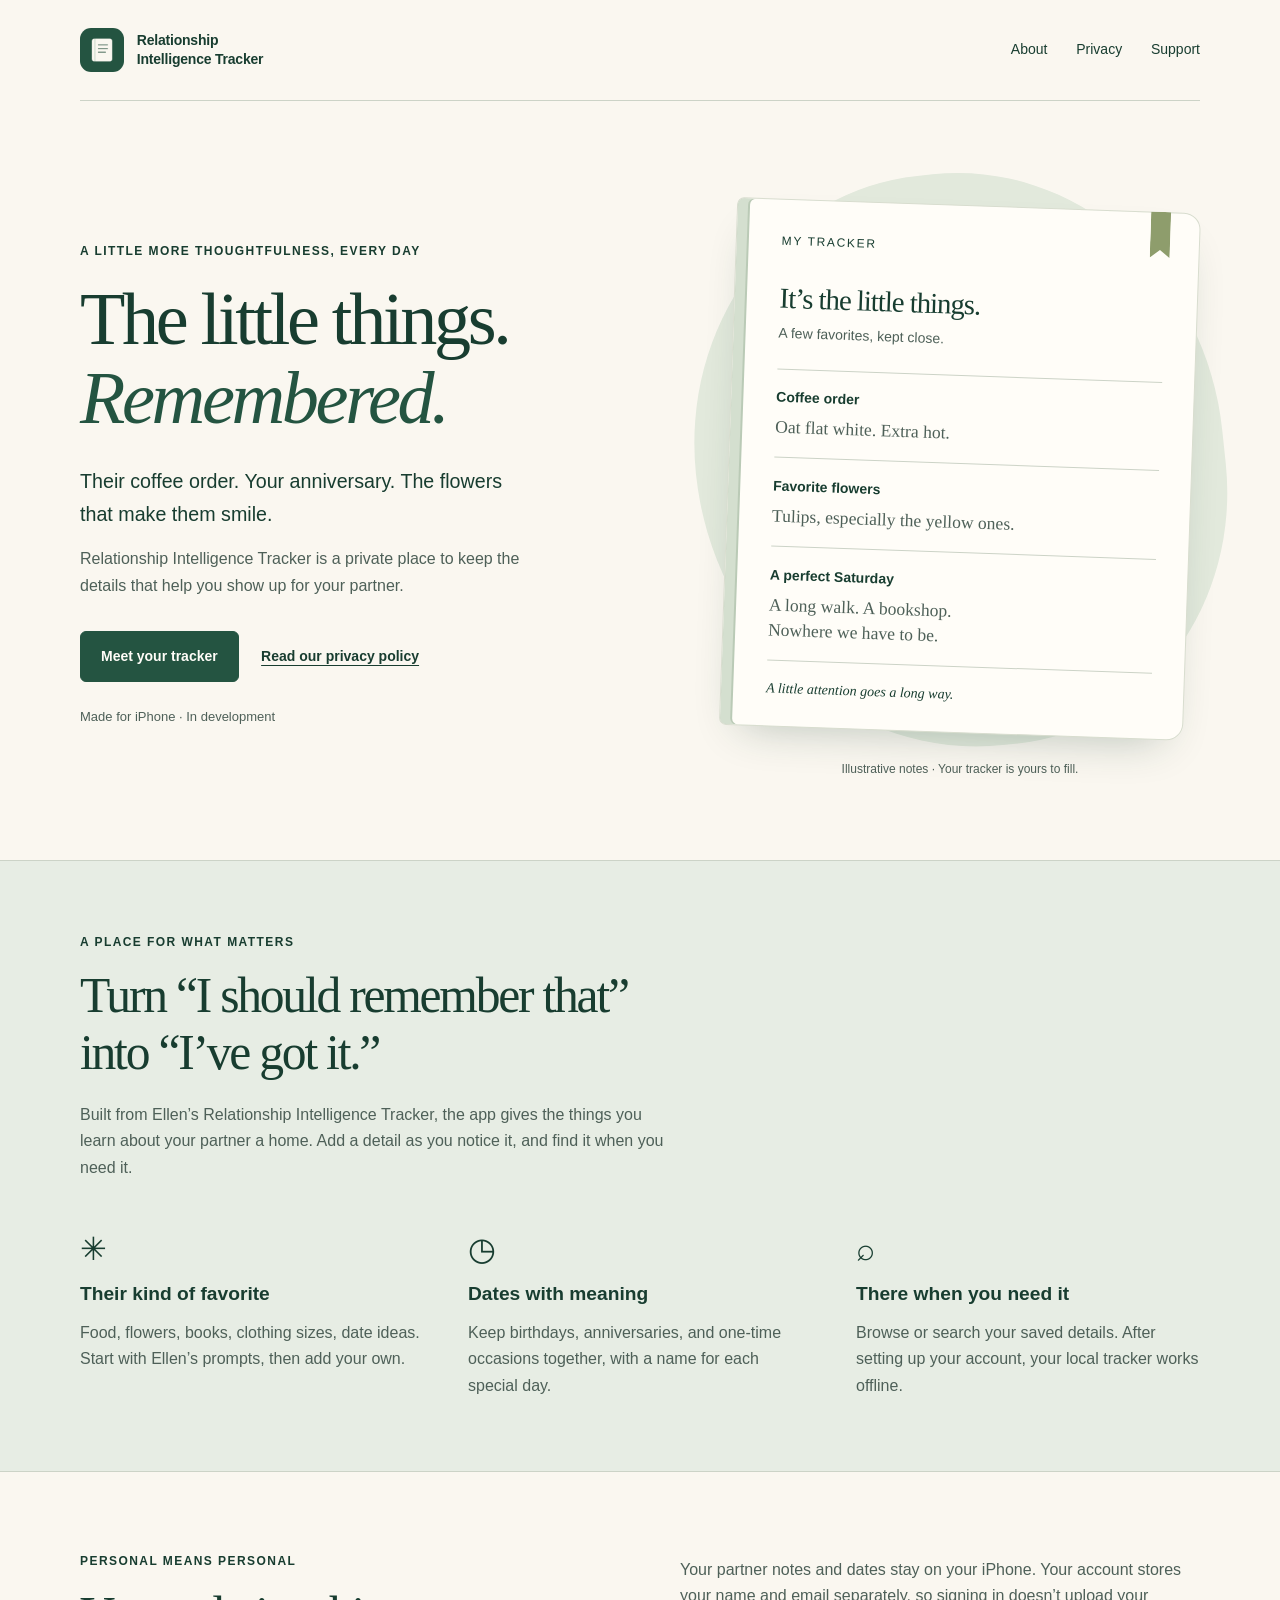
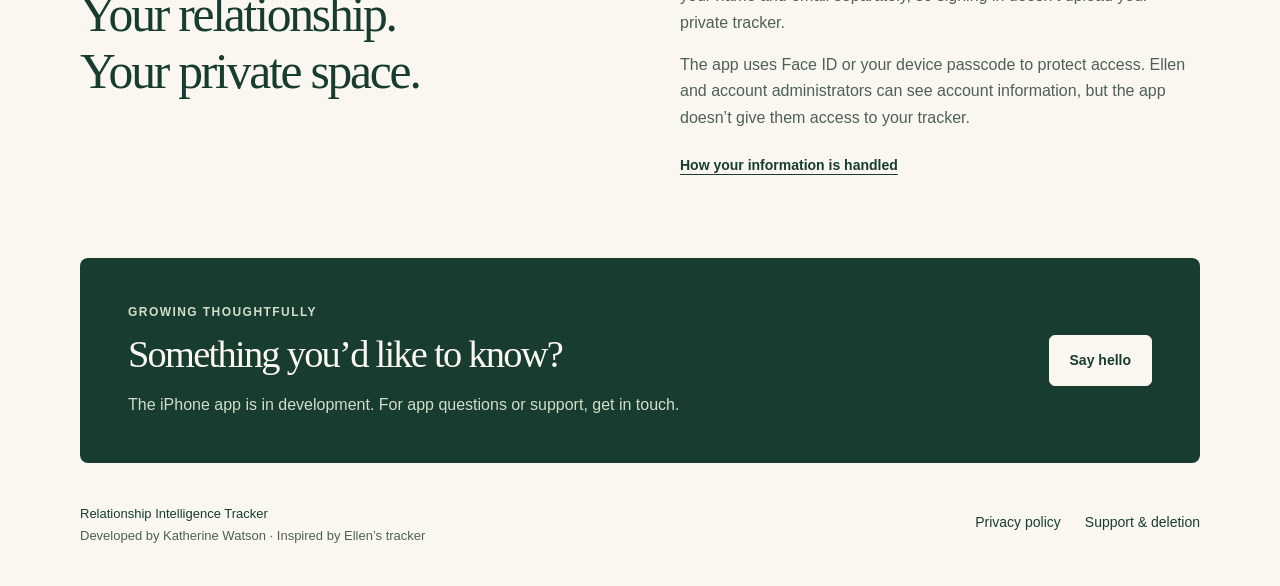
<file: index.html>
<!doctype html>
<html lang="en">
  <head>
    <meta charset="utf-8">
    <meta name="viewport" content="width=device-width, initial-scale=1">
    <meta name="theme-color" content="#183d30">
    <meta name="description" content="Relationship Intelligence Tracker is a private iPhone app for remembering your partner’s favorites, important dates, and everyday details. Built from Ellen’s relationship tracker.">
    <meta property="og:title" content="Relationship Intelligence Tracker">
    <meta property="og:description" content="A little more attention to the little things. A private iPhone app for the details that matter to your partner.">
    <meta property="og:type" content="website">
    <meta property="og:url" content="https://rit.katey.dev/">
    <meta property="og:image" content="https://rit.katey.dev/assets/app-icon.png">
    <title>Relationship Intelligence Tracker — Remember the little things</title>
    <link rel="canonical" href="https://rit.katey.dev/">
    <link rel="icon" type="image/png" href="/assets/app-icon.png">
    <link rel="apple-touch-icon" href="/assets/app-icon.png">
    <link rel="stylesheet" href="/styles.css">
  </head>
  <body>
    <a class="skip-link" href="#main">Skip to content</a>
    <header class="site-header wrap">
      <a class="brand" href="/" aria-label="Relationship Intelligence Tracker home">
        <img src="/assets/app-icon.png" alt="" width="44" height="44">
        <span>Relationship<br>Intelligence Tracker</span>
      </a>
      <nav aria-label="Main navigation">
        <a href="#about">About</a>
        <a href="/privacy/">Privacy</a>
        <a href="/support/">Support</a>
      </nav>
    </header>

    <main id="main">
      <section class="hero wrap" aria-labelledby="hero-title">
        <div class="hero-copy">
          <p class="eyebrow">A little more thoughtfulness, every day</p>
          <h1 id="hero-title">The little things.<br><em>Remembered.</em></h1>
          <p class="hero-intro">Their coffee order. Your anniversary. The flowers that make them smile.</p>
          <p class="hero-description">Relationship Intelligence Tracker is a private place to keep the details that help you show up for your partner.</p>
          <div class="hero-actions">
            <a class="button" href="#about">Meet your tracker</a>
            <a class="text-link" href="/privacy/">Read our privacy policy</a>
          </div>
          <p class="availability">Made for iPhone · In development</p>
        </div>

        <figure class="notebook-figure">
          <div class="notebook">
            <div class="notebook-top"><span>MY TRACKER</span><span class="notebook-tab" aria-hidden="true"></span></div>
            <p class="notebook-title">It’s the little things.</p>
            <p class="notebook-subtitle">A few favorites, kept close.</p>
            <dl class="example-notes">
              <div><dt>Coffee order</dt><dd>Oat flat white. Extra hot.</dd></div>
              <div><dt>Favorite flowers</dt><dd>Tulips, especially the yellow ones.</dd></div>
              <div><dt>A perfect Saturday</dt><dd>A long walk. A bookshop.<br>Nowhere we have to be.</dd></div>
            </dl>
            <span class="notebook-footer" aria-hidden="true">A little attention goes a long way.</span>
          </div>
          <figcaption>Illustrative notes · Your tracker is yours to fill.</figcaption>
        </figure>
      </section>

      <section class="about-section" id="about" aria-labelledby="about-title">
        <div class="wrap">
          <div class="section-intro">
            <p class="eyebrow">A place for what matters</p>
            <h2 id="about-title">Turn “I should remember that”<br>into “I’ve got it.”</h2>
            <p>Built from Ellen’s Relationship Intelligence Tracker, the app gives the things you learn about your partner a home. Add a detail as you notice it, and find it when you need it.</p>
          </div>
          <div class="feature-grid">
            <article>
              <span class="feature-mark" aria-hidden="true">✳</span>
              <h3>Their kind of favorite</h3>
              <p>Food, flowers, books, clothing sizes, date ideas. Start with Ellen’s prompts, then add your own.</p>
            </article>
            <article>
              <span class="feature-mark" aria-hidden="true">◷</span>
              <h3>Dates with meaning</h3>
              <p>Keep birthdays, anniversaries, and one-time occasions together, with a name for each special day.</p>
            </article>
            <article>
              <span class="feature-mark" aria-hidden="true">⌕</span>
              <h3>There when you need it</h3>
              <p>Browse or search your saved details. After setting up your account, your local tracker works offline.</p>
            </article>
          </div>
        </div>
      </section>

      <section class="privacy-section wrap" aria-labelledby="privacy-title">
        <div class="privacy-heading">
          <p class="eyebrow">Personal means personal</p>
          <h2 id="privacy-title">Your relationship.<br>Your private space.</h2>
        </div>
        <div class="privacy-copy">
          <p>Your partner notes and dates stay on your iPhone. Your account stores your name and email separately, so signing in doesn’t upload your private tracker.</p>
          <p>The app uses Face ID or your device passcode to protect access. Ellen and account administrators can see account information, but the app doesn’t give them access to your tracker.</p>
          <a class="text-link" href="/privacy/">How your information is handled</a>
        </div>
      </section>

      <section class="contact-section wrap" aria-labelledby="contact-title">
        <div>
          <p class="eyebrow">Growing thoughtfully</p>
          <h2 id="contact-title">Something you’d like to know?</h2>
          <p>The iPhone app is in development. For app questions or support, get in touch.</p>
        </div>
        <a class="button button-light" href="mailto:ellen@katey.dev">Say hello</a>
      </section>
    </main>

    <footer class="site-footer wrap">
      <p>Relationship Intelligence Tracker<br><span>Developed by Katherine Watson · Inspired by Ellen’s tracker</span></p>
      <nav aria-label="Footer navigation"><a href="/privacy/">Privacy policy</a><a href="/support/">Support &amp; deletion</a></nav>
    </footer>
  </body>
</html>
</file>
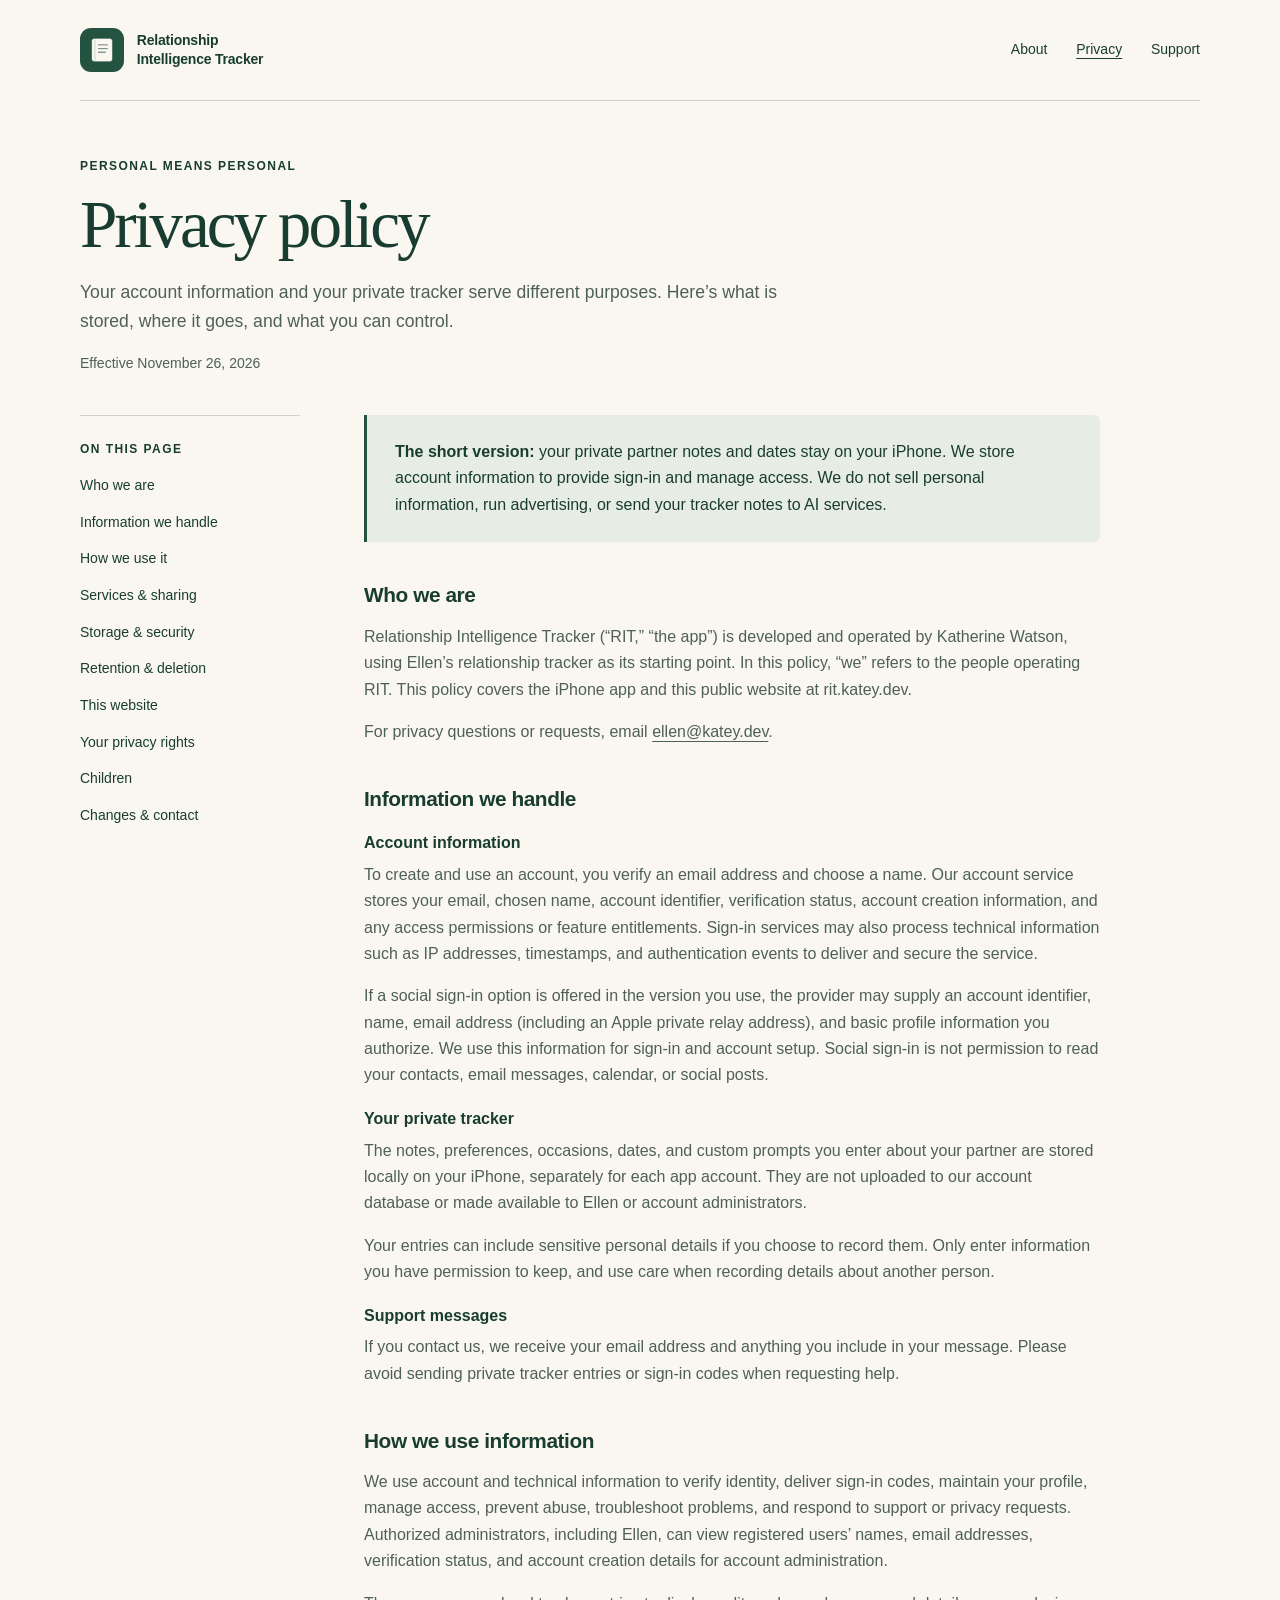
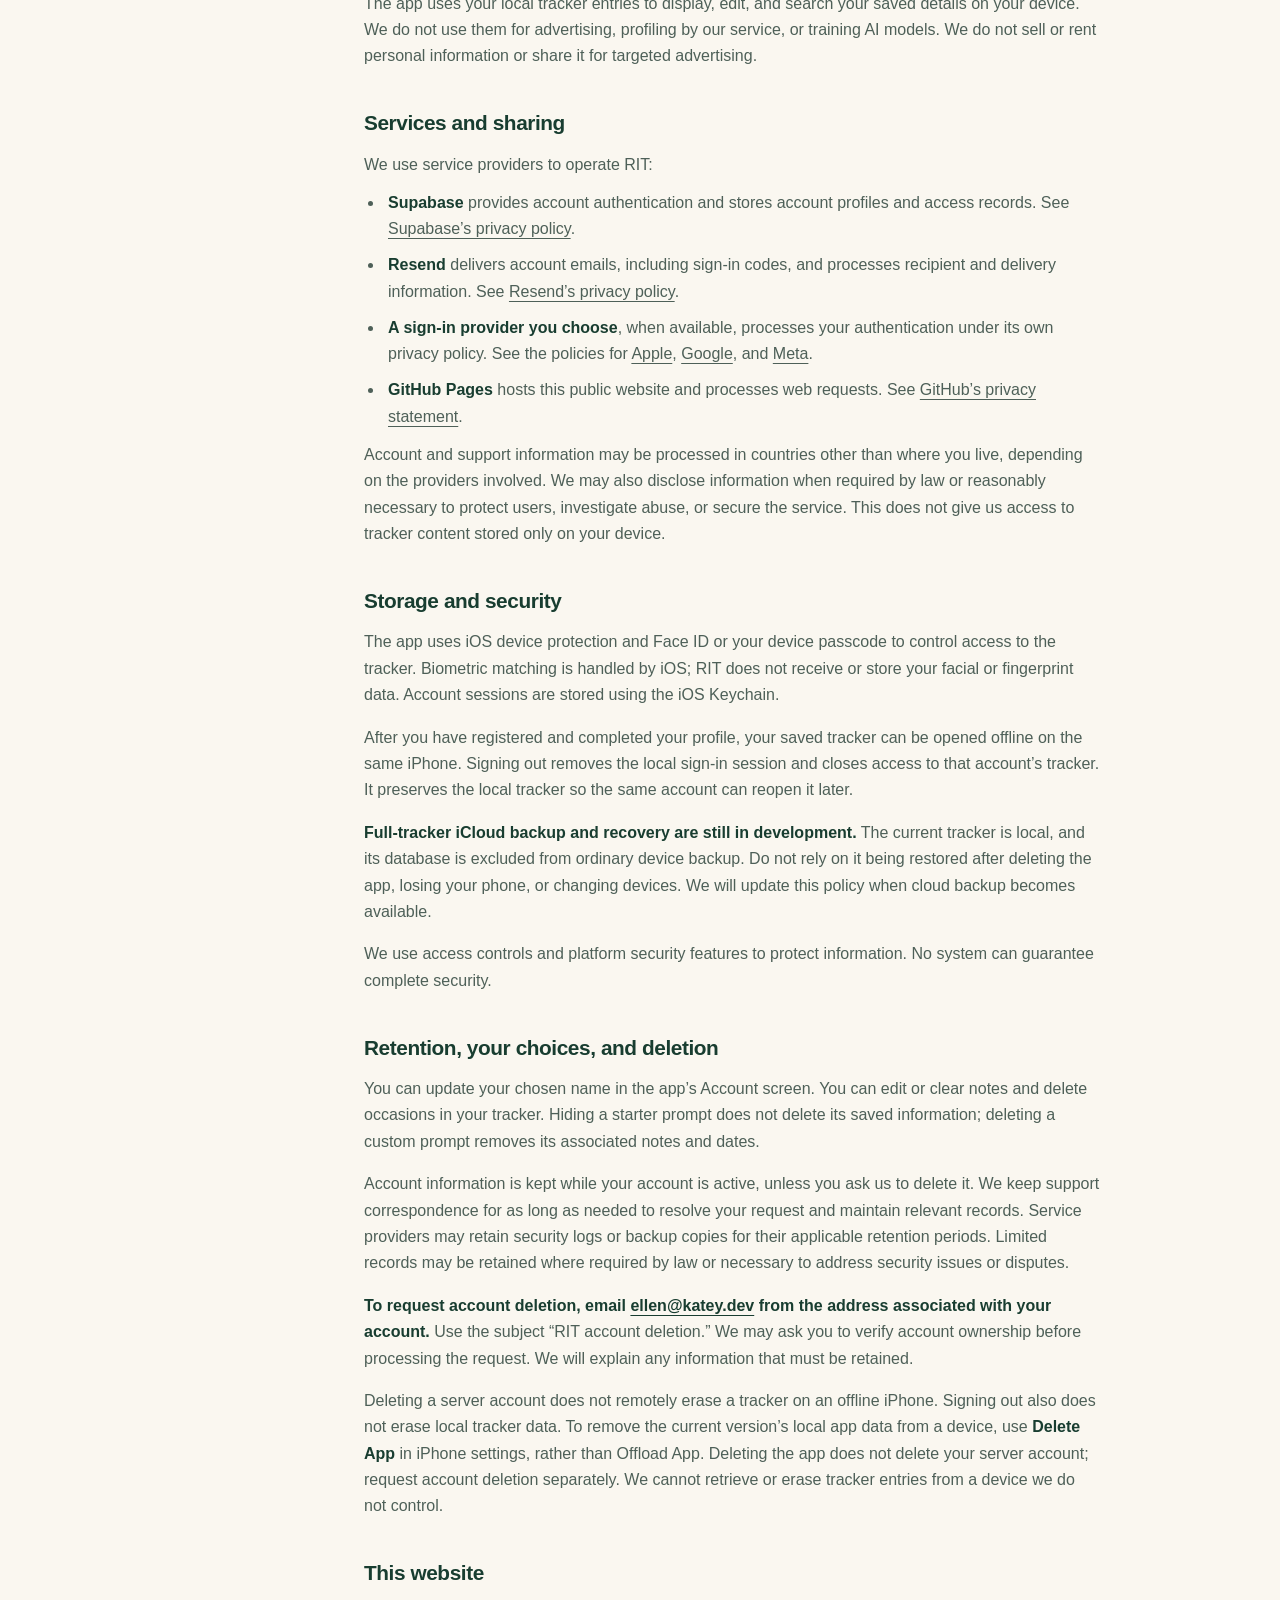
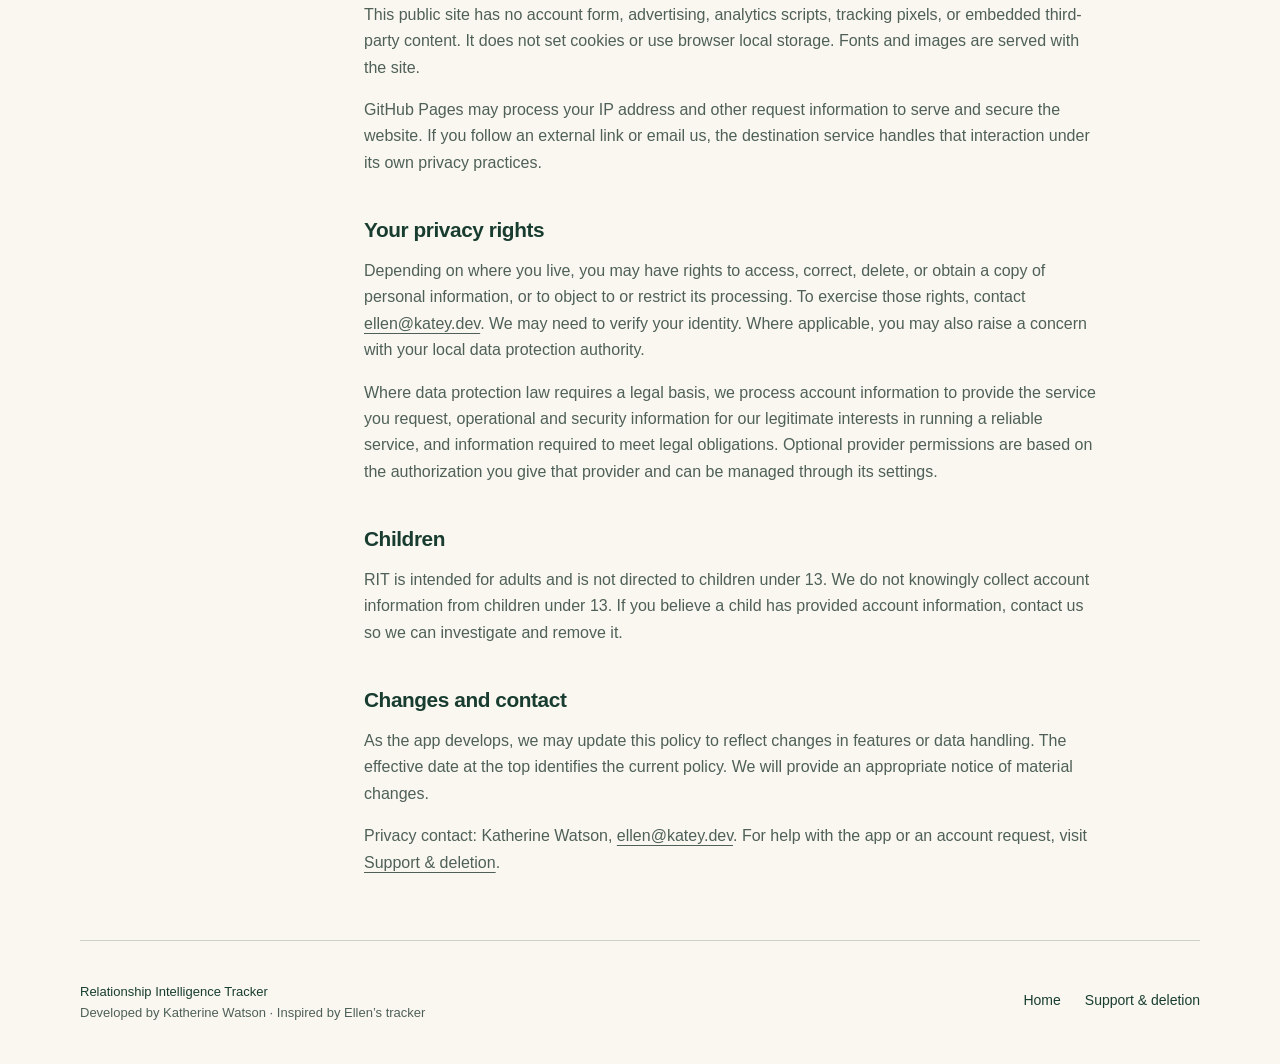
<file: privacy/index.html>
<!doctype html>
<html lang="en">
  <head>
    <meta charset="utf-8">
    <meta name="viewport" content="width=device-width, initial-scale=1">
    <meta name="theme-color" content="#183d30">
    <meta name="description" content="How Relationship Intelligence Tracker handles your account, private partner notes, sign-in information, and privacy requests.">
    <title>Privacy policy — Relationship Intelligence Tracker</title>
    <link rel="canonical" href="https://rit.katey.dev/privacy/">
    <link rel="icon" type="image/png" href="/assets/app-icon.png">
    <link rel="stylesheet" href="/styles.css">
  </head>
  <body>
    <a class="skip-link" href="#main">Skip to content</a>
    <header class="site-header wrap">
      <a class="brand" href="/" aria-label="Relationship Intelligence Tracker home"><img src="/assets/app-icon.png" alt="" width="44" height="44"><span>Relationship<br>Intelligence Tracker</span></a>
      <nav aria-label="Main navigation"><a href="/#about">About</a><a href="/privacy/" aria-current="page">Privacy</a><a href="/support/">Support</a></nav>
    </header>

    <main id="main" class="wrap">
      <div class="page-heading">
        <p class="eyebrow">Personal means personal</p>
        <h1>Privacy policy</h1>
        <p class="page-lead">Your account information and your private tracker serve different purposes. Here’s what is stored, where it goes, and what you can control.</p>
        <p class="policy-date">Effective <time datetime="2026-11-26">November 26, 2026</time></p>
      </div>
      <div class="policy-layout">
        <aside class="page-index" aria-label="On this page">
          <p class="eyebrow">On this page</p>
          <nav aria-label="Privacy policy sections">
            <a href="#who-we-are">Who we are</a>
            <a href="#information">Information we handle</a>
            <a href="#use">How we use it</a>
            <a href="#sharing">Services &amp; sharing</a>
            <a href="#security">Storage &amp; security</a>
            <a href="#choices">Retention &amp; deletion</a>
            <a href="#website">This website</a>
            <a href="#rights">Your privacy rights</a>
            <a href="#children">Children</a>
            <a href="#changes">Changes &amp; contact</a>
          </nav>
        </aside>

        <article class="prose" aria-label="Privacy policy text">
          <div class="privacy-summary">
            <p><strong>The short version:</strong> your private partner notes and dates stay on your iPhone. We store account information to provide sign-in and manage access. We do not sell personal information, run advertising, or send your tracker notes to AI services.</p>
          </div>

          <section id="who-we-are">
            <h2>Who we are</h2>
            <p>Relationship Intelligence Tracker (“RIT,” “the app”) is developed and operated by Katherine Watson, using Ellen’s relationship tracker as its starting point. In this policy, “we” refers to the people operating RIT. This policy covers the iPhone app and this public website at rit.katey.dev.</p>
            <p>For privacy questions or requests, email <a href="mailto:ellen@katey.dev">ellen@katey.dev</a>.</p>
          </section>

          <section id="information">
            <h2>Information we handle</h2>
            <h3>Account information</h3>
            <p>To create and use an account, you verify an email address and choose a name. Our account service stores your email, chosen name, account identifier, verification status, account creation information, and any access permissions or feature entitlements. Sign-in services may also process technical information such as IP addresses, timestamps, and authentication events to deliver and secure the service.</p>
            <p>If a social sign-in option is offered in the version you use, the provider may supply an account identifier, name, email address (including an Apple private relay address), and basic profile information you authorize. We use this information for sign-in and account setup. Social sign-in is not permission to read your contacts, email messages, calendar, or social posts.</p>
            <h3>Your private tracker</h3>
            <p>The notes, preferences, occasions, dates, and custom prompts you enter about your partner are stored locally on your iPhone, separately for each app account. They are not uploaded to our account database or made available to Ellen or account administrators.</p>
            <p>Your entries can include sensitive personal details if you choose to record them. Only enter information you have permission to keep, and use care when recording details about another person.</p>
            <h3>Support messages</h3>
            <p>If you contact us, we receive your email address and anything you include in your message. Please avoid sending private tracker entries or sign-in codes when requesting help.</p>
          </section>

          <section id="use">
            <h2>How we use information</h2>
            <p>We use account and technical information to verify identity, deliver sign-in codes, maintain your profile, manage access, prevent abuse, troubleshoot problems, and respond to support or privacy requests. Authorized administrators, including Ellen, can view registered users’ names, email addresses, verification status, and account creation details for account administration.</p>
            <p>The app uses your local tracker entries to display, edit, and search your saved details on your device. We do not use them for advertising, profiling by our service, or training AI models. We do not sell or rent personal information or share it for targeted advertising.</p>
          </section>

          <section id="sharing">
            <h2>Services and sharing</h2>
            <p>We use service providers to operate RIT:</p>
            <ul>
              <li><strong>Supabase</strong> provides account authentication and stores account profiles and access records. See <a href="https://supabase.com/privacy">Supabase’s privacy policy</a>.</li>
              <li><strong>Resend</strong> delivers account emails, including sign-in codes, and processes recipient and delivery information. See <a href="https://resend.com/legal/privacy-policy">Resend’s privacy policy</a>.</li>
              <li><strong>A sign-in provider you choose</strong>, when available, processes your authentication under its own privacy policy. See the policies for <a href="https://www.apple.com/legal/privacy/">Apple</a>, <a href="https://policies.google.com/privacy">Google</a>, and <a href="https://www.facebook.com/privacy/policy/">Meta</a>.</li>
              <li><strong>GitHub Pages</strong> hosts this public website and processes web requests. See <a href="https://docs.github.com/en/site-policy/privacy-policies/github-general-privacy-statement">GitHub’s privacy statement</a>.</li>
            </ul>
            <p>Account and support information may be processed in countries other than where you live, depending on the providers involved. We may also disclose information when required by law or reasonably necessary to protect users, investigate abuse, or secure the service. This does not give us access to tracker content stored only on your device.</p>
          </section>

          <section id="security">
            <h2>Storage and security</h2>
            <p>The app uses iOS device protection and Face ID or your device passcode to control access to the tracker. Biometric matching is handled by iOS; RIT does not receive or store your facial or fingerprint data. Account sessions are stored using the iOS Keychain.</p>
            <p>After you have registered and completed your profile, your saved tracker can be opened offline on the same iPhone. Signing out removes the local sign-in session and closes access to that account’s tracker. It preserves the local tracker so the same account can reopen it later.</p>
            <p><strong>Full-tracker iCloud backup and recovery are still in development.</strong> The current tracker is local, and its database is excluded from ordinary device backup. Do not rely on it being restored after deleting the app, losing your phone, or changing devices. We will update this policy when cloud backup becomes available.</p>
            <p>We use access controls and platform security features to protect information. No system can guarantee complete security.</p>
          </section>

          <section id="choices">
            <h2>Retention, your choices, and deletion</h2>
            <p>You can update your chosen name in the app’s Account screen. You can edit or clear notes and delete occasions in your tracker. Hiding a starter prompt does not delete its saved information; deleting a custom prompt removes its associated notes and dates.</p>
            <p>Account information is kept while your account is active, unless you ask us to delete it. We keep support correspondence for as long as needed to resolve your request and maintain relevant records. Service providers may retain security logs or backup copies for their applicable retention periods. Limited records may be retained where required by law or necessary to address security issues or disputes.</p>
            <p><strong>To request account deletion, email <a href="mailto:ellen@katey.dev?subject=RIT%20account%20deletion">ellen@katey.dev</a> from the address associated with your account.</strong> Use the subject “RIT account deletion.” We may ask you to verify account ownership before processing the request. We will explain any information that must be retained.</p>
            <p>Deleting a server account does not remotely erase a tracker on an offline iPhone. Signing out also does not erase local tracker data. To remove the current version’s local app data from a device, use <strong>Delete App</strong> in iPhone settings, rather than Offload App. Deleting the app does not delete your server account; request account deletion separately. We cannot retrieve or erase tracker entries from a device we do not control.</p>
          </section>

          <section id="website">
            <h2>This website</h2>
            <p>This public site has no account form, advertising, analytics scripts, tracking pixels, or embedded third-party content. It does not set cookies or use browser local storage. Fonts and images are served with the site.</p>
            <p>GitHub Pages may process your IP address and other request information to serve and secure the website. If you follow an external link or email us, the destination service handles that interaction under its own privacy practices.</p>
          </section>

          <section id="rights">
            <h2>Your privacy rights</h2>
            <p>Depending on where you live, you may have rights to access, correct, delete, or obtain a copy of personal information, or to object to or restrict its processing. To exercise those rights, contact <a href="mailto:ellen@katey.dev">ellen@katey.dev</a>. We may need to verify your identity. Where applicable, you may also raise a concern with your local data protection authority.</p>
            <p>Where data protection law requires a legal basis, we process account information to provide the service you request, operational and security information for our legitimate interests in running a reliable service, and information required to meet legal obligations. Optional provider permissions are based on the authorization you give that provider and can be managed through its settings.</p>
          </section>

          <section id="children">
            <h2>Children</h2>
            <p>RIT is intended for adults and is not directed to children under 13. We do not knowingly collect account information from children under 13. If you believe a child has provided account information, contact us so we can investigate and remove it.</p>
          </section>

          <section id="changes">
            <h2>Changes and contact</h2>
            <p>As the app develops, we may update this policy to reflect changes in features or data handling. The effective date at the top identifies the current policy. We will provide an appropriate notice of material changes.</p>
            <p>Privacy contact: Katherine Watson, <a href="mailto:ellen@katey.dev">ellen@katey.dev</a>. For help with the app or an account request, visit <a href="/support/">Support &amp; deletion</a>.</p>
          </section>
        </article>
      </div>
    </main>
    <footer class="site-footer document-footer wrap">
      <p>Relationship Intelligence Tracker<br><span>Developed by Katherine Watson · Inspired by Ellen’s tracker</span></p>
      <nav aria-label="Footer navigation"><a href="/">Home</a><a href="/support/">Support &amp; deletion</a></nav>
    </footer>
  </body>
</html>
</file>
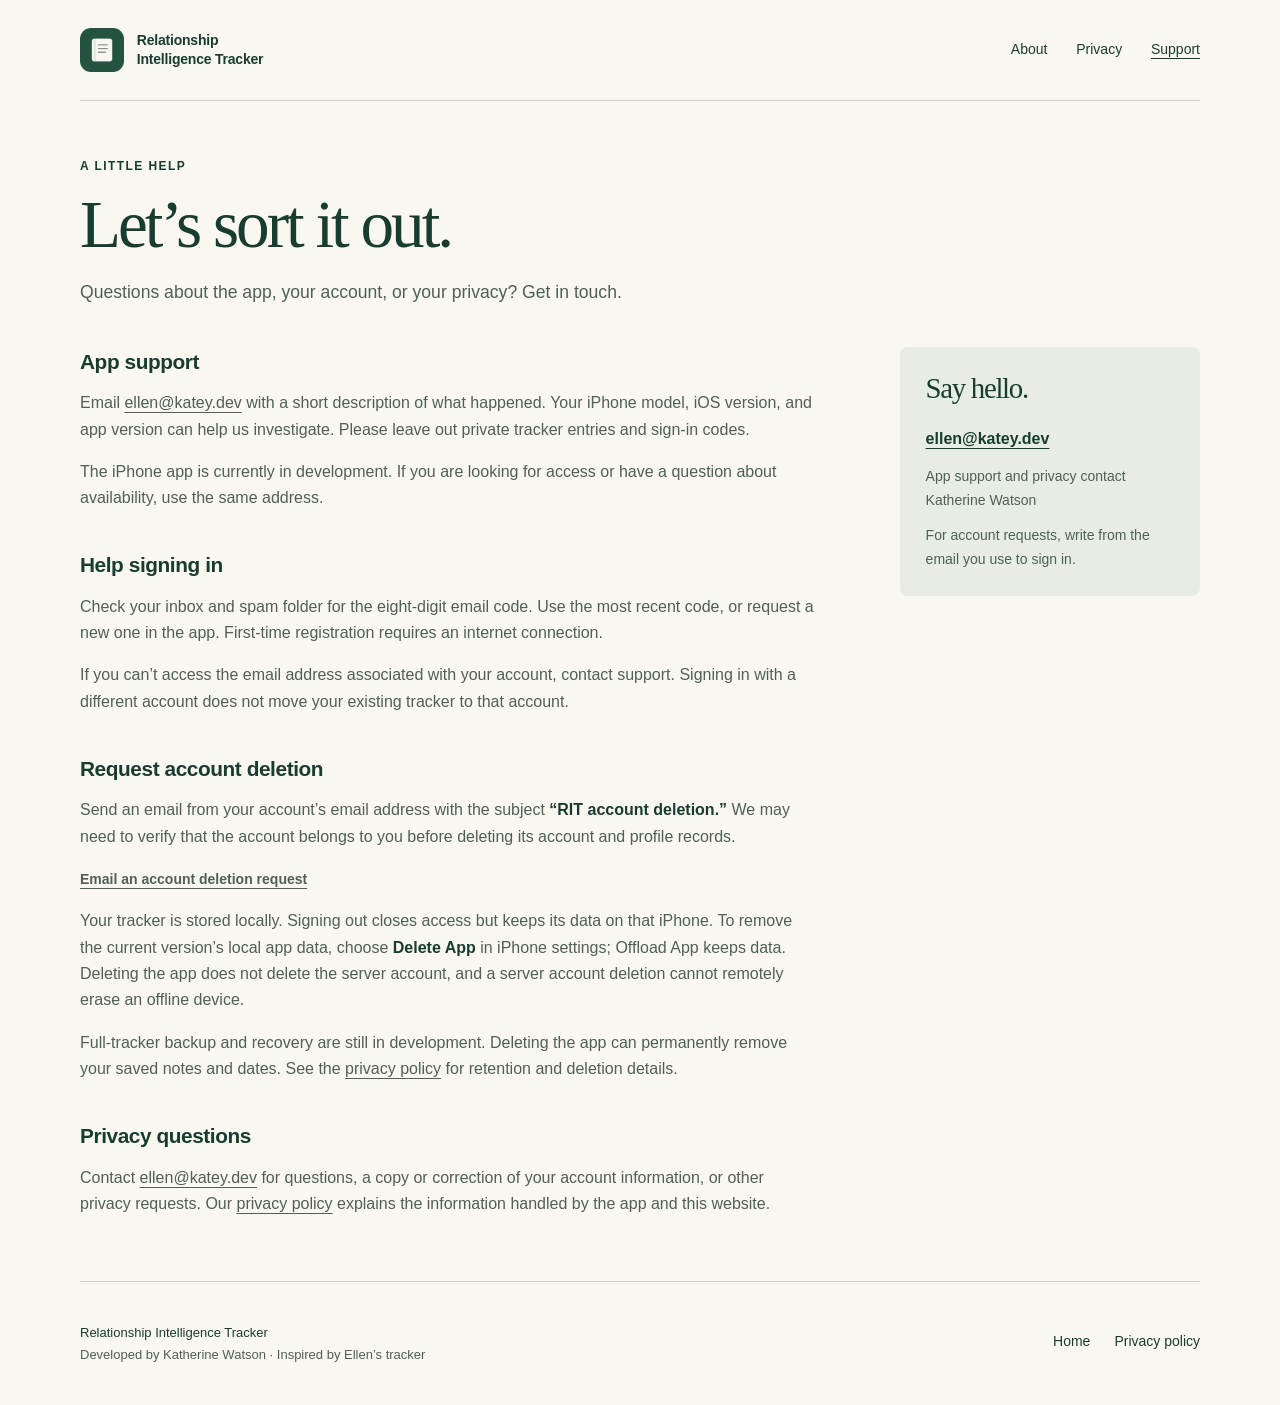
<file: support/index.html>
<!doctype html>
<html lang="en">
  <head>
    <meta charset="utf-8">
    <meta name="viewport" content="width=device-width, initial-scale=1">
    <meta name="theme-color" content="#183d30">
    <meta name="description" content="Get help with Relationship Intelligence Tracker, ask a privacy question, or request account deletion.">
    <title>Support &amp; account deletion — Relationship Intelligence Tracker</title>
    <link rel="canonical" href="https://rit.katey.dev/support/">
    <link rel="icon" type="image/png" href="/assets/app-icon.png">
    <link rel="stylesheet" href="/styles.css">
  </head>
  <body>
    <a class="skip-link" href="#main">Skip to content</a>
    <header class="site-header wrap">
      <a class="brand" href="/" aria-label="Relationship Intelligence Tracker home"><img src="/assets/app-icon.png" alt="" width="44" height="44"><span>Relationship<br>Intelligence Tracker</span></a>
      <nav aria-label="Main navigation"><a href="/#about">About</a><a href="/privacy/">Privacy</a><a href="/support/" aria-current="page">Support</a></nav>
    </header>
    <main id="main" class="wrap">
      <div class="page-heading">
        <p class="eyebrow">A little help</p>
        <h1>Let’s sort it out.</h1>
        <p class="page-lead">Questions about the app, your account, or your privacy? Get in touch.</p>
      </div>
      <div class="support-layout">
        <div class="prose">
          <section id="app-help">
            <h2>App support</h2>
            <p>Email <a href="mailto:ellen@katey.dev?subject=RIT%20support">ellen@katey.dev</a> with a short description of what happened. Your iPhone model, iOS version, and app version can help us investigate. Please leave out private tracker entries and sign-in codes.</p>
            <p>The iPhone app is currently in development. If you are looking for access or have a question about availability, use the same address.</p>
          </section>
          <section id="sign-in">
            <h2>Help signing in</h2>
            <p>Check your inbox and spam folder for the eight-digit email code. Use the most recent code, or request a new one in the app. First-time registration requires an internet connection.</p>
            <p>If you can’t access the email address associated with your account, contact support. Signing in with a different account does not move your existing tracker to that account.</p>
          </section>
          <section id="account-deletion">
            <h2>Request account deletion</h2>
            <p>Send an email from your account’s email address with the subject <strong>“RIT account deletion.”</strong> We may need to verify that the account belongs to you before deleting its account and profile records.</p>
            <p><a class="text-link" href="mailto:ellen@katey.dev?subject=RIT%20account%20deletion">Email an account deletion request</a></p>
            <p>Your tracker is stored locally. Signing out closes access but keeps its data on that iPhone. To remove the current version’s local app data, choose <strong>Delete App</strong> in iPhone settings; Offload App keeps data. Deleting the app does not delete the server account, and a server account deletion cannot remotely erase an offline device.</p>
            <p>Full-tracker backup and recovery are still in development. Deleting the app can permanently remove your saved notes and dates. See the <a href="/privacy/#choices">privacy policy</a> for retention and deletion details.</p>
          </section>
          <section id="privacy-help">
            <h2>Privacy questions</h2>
            <p>Contact <a href="mailto:ellen@katey.dev?subject=RIT%20privacy%20request">ellen@katey.dev</a> for questions, a copy or correction of your account information, or other privacy requests. Our <a href="/privacy/">privacy policy</a> explains the information handled by the app and this website.</p>
          </section>
        </div>
        <aside class="support-contact" aria-label="Contact details">
          <h2>Say hello.</h2>
          <a href="mailto:ellen@katey.dev">ellen@katey.dev</a>
          <p>App support and privacy contact<br>Katherine Watson</p>
          <p>For account requests, write from the email you use to sign in.</p>
        </aside>
      </div>
    </main>
    <footer class="site-footer document-footer wrap">
      <p>Relationship Intelligence Tracker<br><span>Developed by Katherine Watson · Inspired by Ellen’s tracker</span></p>
      <nav aria-label="Footer navigation"><a href="/">Home</a><a href="/privacy/">Privacy policy</a></nav>
    </footer>
  </body>
</html>
</file>
<file: styles.css>
:root {
  color-scheme: light;
  --paper: #faf7f0;
  --surface: #fffdf8;
  --forest: #183d30;
  --green: #245441;
  --muted: #4e6058;
  --line: #ccd3c7;
  --soft: #e7ede4;
  --serif: Georgia, "Times New Roman", serif;
  --sans: -apple-system, BlinkMacSystemFont, "Segoe UI", sans-serif;
  font-family: var(--sans);
  color: var(--forest);
  background: var(--paper);
  font-synthesis: none;
  -webkit-text-size-adjust: 100%;
}

* { box-sizing: border-box; }
html { scroll-padding-top: 2rem; }
body { margin: 0; font-size: 1rem; line-height: 1.65; }
a { color: inherit; text-underline-offset: .25em; }
a:hover { text-decoration-thickness: 2px; }
a:focus-visible { outline: 3px solid var(--green); outline-offset: 5px; border-radius: 2px; }
img { display: block; max-width: 100%; height: auto; }
p, h1, h2, h3, figure, dl { margin: 0; }
h1, h2 { font-family: var(--serif); font-weight: 400; letter-spacing: -.045em; }
h2 { font-size: clamp(2rem, 4vw, 3.1rem); line-height: 1.15; }
h3 { font-size: 1.2rem; line-height: 1.35; font-weight: 600; }
.wrap { width: min(1120px, calc(100% - 5rem)); margin-inline: auto; }
.skip-link { position: absolute; top: -10rem; left: 1rem; z-index: 5; padding: .7rem 1rem; background: var(--forest); color: white; }
.skip-link:focus { top: 1rem; }
.site-header { display: flex; justify-content: space-between; align-items: center; gap: 2rem; padding-block: 1.75rem; border-bottom: 1px solid var(--line); }
.brand { display: flex; align-items: center; gap: .8rem; font-size: .875rem; font-weight: 600; line-height: 1.35; letter-spacing: -.015em; text-decoration: none; }
.brand img { width: 44px; height: 44px; border-radius: 11px; }
nav { display: flex; gap: 1.8rem; align-items: center; font-size: .875rem; }
nav a { text-decoration: none; padding-block: .5rem; }
nav a:hover, nav a[aria-current="page"] { text-decoration: underline; }
.eyebrow { font-size: .75rem; font-weight: 600; letter-spacing: .12em; line-height: 1.5; text-transform: uppercase; }
.hero { display: grid; grid-template-columns: 1.2fr 1fr; gap: 4rem; align-items: center; padding-block: 5.5rem 5rem; }
.hero h1 { font-size: clamp(3.4rem, 5.8vw, 5rem); line-height: 1.06; margin-block: 1.25rem 1.75rem; }
.hero h1 em { font-weight: 400; color: var(--green); }
.hero-intro { font-size: 1.23rem; line-height: 1.65; max-width: 28rem; }
.hero-description { color: var(--muted); max-width: 28rem; margin-top: 1rem; }
.hero-actions { display: flex; align-items: center; flex-wrap: wrap; gap: 1.4rem; margin-top: 2rem; }
.button { display: inline-flex; align-items: center; justify-content: center; min-height: 48px; padding: .8rem 1.25rem; border: 1px solid var(--green); border-radius: 6px; background: var(--green); color: var(--surface); font-size: .875rem; font-weight: 600; text-decoration: none; transition: background .15s ease; }
.button:hover { background: var(--forest); }
.text-link { font-size: .875rem; font-weight: 600; text-decoration-thickness: 1px; }
.availability { color: var(--muted); font-size: .8125rem; margin-top: 1.5rem; }
.notebook-figure { position: relative; isolation: isolate; padding: 1rem .5rem 0; }
.notebook-figure::before { content: ""; position: absolute; z-index: -1; inset: -1rem -1.5rem 2rem; background: #e2e9dc; border-radius: 49% 51% 46% 54%; transform: rotate(-6deg); }
.notebook { position: relative; padding: 2rem 2rem 1.6rem 2.8rem; border: 1px solid #d8ddcf; border-radius: 7px 17px 17px 7px; background: var(--surface); box-shadow: 0 20px 45px -22px #183d304d, inset 10px 0 #d4dfcf, inset 12px 0 #bacab6; transform: rotate(2deg); }
.notebook-top { display: flex; justify-content: space-between; align-items: center; font-size: .75rem; letter-spacing: .14em; }
.notebook-tab { display: block; position: absolute; right: 1.8rem; top: -1px; width: 20px; height: 46px; background: #8e9d6c; clip-path: polygon(0 0, 100% 0, 100% 100%, 50% 83%, 0 100%); }
.notebook-title { font-family: var(--serif); font-size: 1.8rem; line-height: 1.2; letter-spacing: -.035em; margin-top: 1.8rem; }
.notebook-subtitle { color: var(--muted); font-size: .875rem; margin-top: .4rem; }
.example-notes { margin-top: 1.5rem; }
.example-notes div { padding-block: 1.05rem; border-top: 1px solid var(--line); }
.example-notes dt { font-size: .875rem; font-weight: 600; }
.example-notes dd { margin: .35rem 0 0; color: var(--muted); font-family: var(--serif); font-size: 1.1rem; line-height: 1.45; }
.notebook-footer { display: block; padding-top: 1rem; border-top: 1px solid var(--line); font-family: var(--serif); font-size: .875rem; font-style: italic; }
figcaption { color: var(--muted); font-size: .75rem; text-align: center; margin-top: 1.7rem; }
.about-section { padding-block: 4.5rem; border-block: 1px solid var(--line); background: var(--soft); }
.section-intro { max-width: 43rem; }
.section-intro h2 { margin-block: 1rem 1.3rem; }
.section-intro > p:last-child { max-width: 37rem; color: var(--muted); }
.feature-grid { display: grid; grid-template-columns: repeat(3, 1fr); gap: 2.75rem; margin-top: 3rem; }
.feature-mark { display: flex; align-items: center; height: 2.5rem; font-family: var(--serif); font-size: 2rem; margin-bottom: .75rem; }
.feature-grid p { color: var(--muted); margin-top: .8rem; }
.privacy-section { display: grid; grid-template-columns: 1fr 1fr; gap: 5rem; padding-block: 5rem; }
.privacy-heading h2 { margin-top: 1rem; }
.privacy-copy { padding-top: .3rem; color: var(--muted); }
.privacy-copy p + p { margin-top: 1rem; }
.privacy-copy .text-link { display: inline-block; color: var(--forest); margin-top: 1.4rem; }
.contact-section { display: flex; align-items: center; justify-content: space-between; gap: 2.5rem; padding: 2.8rem 3rem; color: var(--paper); background: var(--forest); border-radius: 8px; }
.contact-section .eyebrow { color: #d1ddca; }
.contact-section h2 { font-size: clamp(1.8rem, 3vw, 2.4rem); margin-block: .7rem 1rem; }
.contact-section p:last-child { max-width: 36rem; color: #d1ddca; }
.button-light { flex-shrink: 0; border-color: var(--paper); color: var(--forest); background: var(--paper); }
.button-light:hover { background: #e2e9dc; }
.contact-section a:focus-visible { outline-color: var(--paper); }
.site-footer { display: flex; align-items: flex-start; justify-content: space-between; gap: 2rem; padding-block: 2.5rem; font-size: .8125rem; }
.site-footer span { color: var(--muted); }
.site-footer nav { gap: 1.5rem; }
.page-heading { padding-block: 3.5rem 2.5rem; max-width: 46rem; }
.page-heading h1 { font-size: clamp(2.8rem, 6vw, 4.2rem); line-height: 1.1; margin-block: .8rem 1rem; }
.page-lead { color: var(--muted); font-size: 1.1rem; }
.policy-date { color: var(--muted); font-size: .875rem; margin-top: 1rem; }
.policy-layout { display: grid; grid-template-columns: 220px minmax(0, 1fr); gap: 4rem; align-items: start; padding-bottom: 4rem; }
.page-index { position: sticky; top: 2rem; padding-top: 1.5rem; border-top: 1px solid var(--line); }
.page-index nav { display: flex; flex-direction: column; align-items: flex-start; gap: .25rem; margin-top: .7rem; }
.page-index a { padding-block: .3rem; }
.prose { max-width: 46rem; color: var(--muted); overflow-wrap: break-word; }
.prose section + section { margin-top: 2.4rem; }
.prose h2 { color: var(--forest); font-family: var(--sans); font-size: 1.3rem; font-weight: 600; letter-spacing: -.02em; line-height: 1.4; margin-bottom: .9rem; }
.prose h3 { color: var(--forest); font-size: 1rem; margin-block: 1.2rem .5rem; }
.prose p + p { margin-top: 1rem; }
.prose ul { padding-left: 1.25rem; margin-block: .75rem; }
.prose li { padding-left: .25rem; margin-bottom: .6rem; }
.prose strong { color: var(--forest); font-weight: 600; }
.privacy-summary { padding: 1.5rem 1.75rem; background: var(--soft); border-left: 3px solid var(--green); border-radius: 0 6px 6px 0; margin-bottom: 2.4rem; }
.privacy-summary p { color: var(--forest); }
.document-footer { border-top: 1px solid var(--line); }
.support-layout { display: grid; grid-template-columns: minmax(0, 1fr) 300px; gap: 4rem; padding-bottom: 4rem; align-items: start; }
.support-contact { background: var(--soft); padding: 1.6rem; border-radius: 8px; }
.support-contact h2 { font-size: 1.8rem; margin-bottom: .8rem; }
.support-contact p { color: var(--muted); font-size: .875rem; margin-top: .8rem; }
.support-contact > a { display: inline-block; font-weight: 600; margin-top: .5rem; }
.not-found { min-height: 60vh; padding-block: 5rem; }
.not-found h1 { font-size: clamp(3rem, 7vw, 5rem); line-height: 1.1; margin-block: 1rem; }
.not-found p { color: var(--muted); max-width: 30rem; }
.not-found .button { margin-top: 2rem; }

@media (min-width: 1440px) { .hero { padding-block: 6.5rem 6rem; } }
@media (max-width: 1000px) {
  .hero { gap: 2.5rem; }
  .hero-actions { align-items: flex-start; flex-direction: column; gap: 1rem; }
  .notebook { padding-inline: 2.1rem 1.5rem; }
  .notebook-title { font-size: 1.6rem; }
  .privacy-section { gap: 3rem; }
  .policy-layout { grid-template-columns: 180px minmax(0, 1fr); gap: 2.5rem; }
  .support-layout { grid-template-columns: minmax(0, 1fr) 260px; gap: 2.5rem; }
}
@media (max-width: 760px) {
  .wrap { width: calc(100% - 2.5rem); }
  .site-header { gap: 1rem; padding-block: 1.2rem; }
  .brand { font-size: .875rem; gap: .6rem; }
  .brand img { width: 38px; height: 38px; border-radius: 9px; }
  nav { gap: 1rem; }
  .site-header nav { font-size: .875rem; }
  .hero { grid-template-columns: 1fr; gap: 3.5rem; padding-block: 3rem; }
  .hero h1 { font-size: clamp(3.25rem, 10vw, 4.5rem); }
  .hero-description, .hero-intro { max-width: 34rem; }
  .hero-actions { flex-direction: row; align-items: center; gap: 1.25rem; }
  .notebook-figure { width: min(380px, calc(100% - 1.5rem)); margin-inline: auto; }
  .notebook { padding: 1.8rem 1.6rem 1.5rem 2.5rem; }
  .notebook-title { font-size: 1.8rem; }
  .about-section { padding-block: 3rem; }
  .feature-grid { grid-template-columns: 1fr; gap: 1.6rem; margin-top: 2rem; }
  .feature-grid article { border-top: 1px solid #becbbb; padding-top: 1.5rem; }
  .feature-grid p { max-width: 35rem; margin-top: .5rem; }
  .feature-mark { float: left; width: 2.5rem; margin: 0 .5rem 0 0; height: 1.7rem; font-size: 1.6rem; }
  .privacy-section { grid-template-columns: 1fr; gap: 1.5rem; padding-block: 3rem; }
  .contact-section { flex-direction: column; align-items: flex-start; padding: 2rem; gap: 1.5rem; }
  .site-footer { flex-direction: column; gap: 1rem; padding-block: 2rem; }
  .page-heading { padding-block: 2.5rem 2rem; }
  .policy-layout, .support-layout { grid-template-columns: 1fr; gap: 2rem; padding-bottom: 3rem; }
  .page-index { position: static; padding-block: 1rem; border-block: 1px solid var(--line); }
  .page-index nav { display: grid; grid-template-columns: 1fr 1fr; column-gap: 1.5rem; }
  .support-contact { grid-row: 1; }
  .privacy-summary { padding: 1.25rem; }
}
@media (max-width: 600px) {
  .site-header { align-items: flex-start; flex-direction: column; gap: .6rem; }
  .site-header nav { gap: 1.5rem; }
}
@media (max-width: 380px) {
  .hero h1 { font-size: 3rem; }
  .hero-actions { align-items: flex-start; flex-direction: column; }
  .notebook { padding-left: 2rem; }
  .notebook-title { font-size: 1.6rem; }
  .contact-section { padding: 1.5rem; }
}
@media (prefers-reduced-motion: reduce) { *, *::before, *::after { transition: none !important; } }
@media print {
  body { background: white; color: black; }
  .site-header, .page-index, .site-footer, .skip-link { display: none; }
  .wrap { width: 100%; }
  .policy-layout, .support-layout { display: block; }
  .page-heading { padding-top: 0; }
  .prose { max-width: none; color: black; }
  .prose section { break-inside: avoid; }
  .support-contact { margin-bottom: 2rem; }
}
</file>
